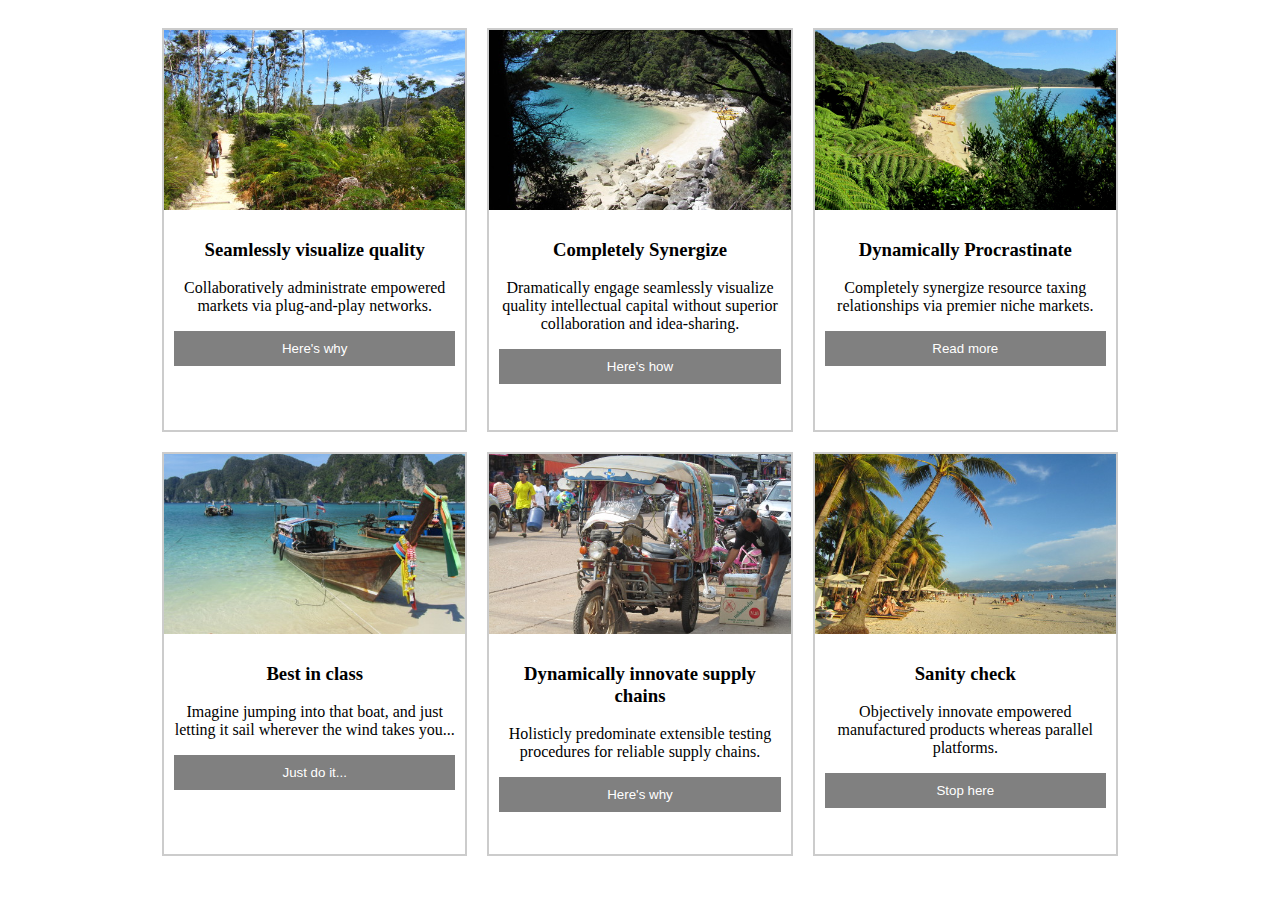
<file: Card Layout/index.html>
<!DOCTYPE html>
<html lang="en">
<head>
    <meta charset="UTF-8">
    <meta name="viewport" content="width=device-width, initial-scale=1.0">
    <title>Example</title>
    <link rel="stylesheet" href="style.css">
</head>
<body>

<main class="cards">
    <article class="card">
        <img src="pic1.jpg" alt="Sample photo">
        <div class="text">
            <h3>Seamlessly visualize quality</h3>
            <p>Collaboratively administrate empowered markets via plug-and-play networks.</p>
            <button>Here's why</button>
        </div>
    </article>
    <article class="card">
        <img src="pic2.jpg" alt="Sample photo">
        <div class="text">
            <h3>Completely Synergize</h3>
            <p>Dramatically engage seamlessly visualize quality intellectual capital without superior collaboration and idea-sharing.</p>
            <button>Here's how</button>
        </div>
    </article>
    <article class="card">
        <img src="pic3.jpg" alt="Sample photo">
        <div class="text">
            <h3>Dynamically Procrastinate</h3>
            <p>Completely synergize resource taxing relationships via premier niche markets.</p>
            <button>Read more</button>
        </div>
    </article>
    <article class="card">
        <img src="pic4.jpg" alt="Sample photo">
        <div class="text">
            <h3>Best in class</h3>
            <p>Imagine jumping into that boat, and just letting it sail wherever the wind takes you...</p>
            <button>Just do it...</button>
        </div>
    </article>
    <article class="card">
        <img src="pic5.jpg" alt="Sample photo">
        <div class="text">
            <h3>Dynamically innovate supply chains</h3>
            <p>Holisticly predominate extensible testing procedures for reliable supply chains.</p>
            <button>Here's why</button>
        </div>
    </article>
    <article class="card">
        <img src="pic6.jpg" alt="Sample photo">
        <div class="text">
            <h3>Sanity check</h3>
            <p>Objectively innovate empowered manufactured products whereas parallel platforms.</p>
            <button>Stop here</button>
        </div>
    </article>
</main>

</body>
</html>
</file>
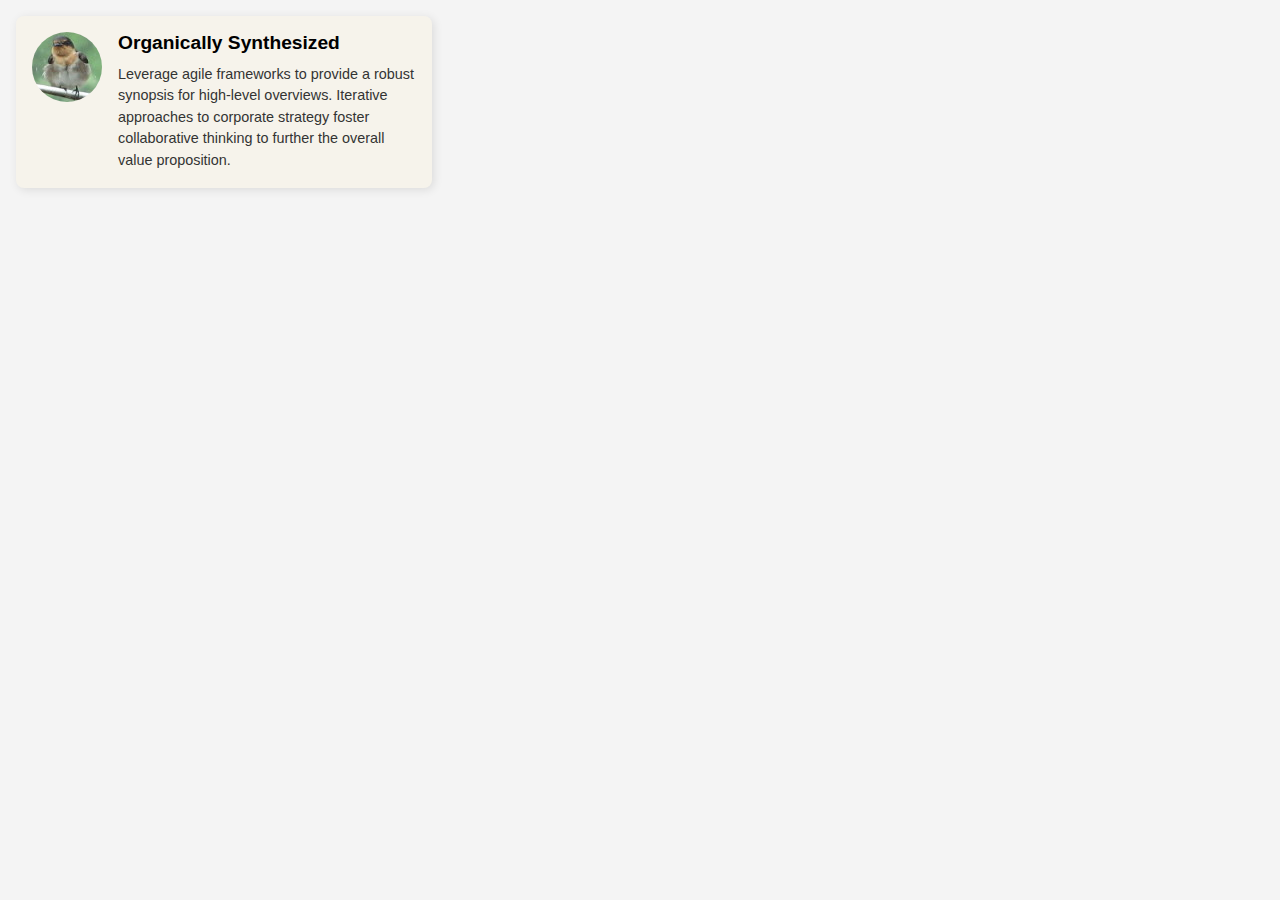
<file: Media Object Layout/index.html>
<!DOCTYPE html>
<html lang="en">
<head>
    <meta charset="UTF-8">
    <meta name="viewport" content="width=device-width, initial-scale=1.0">
    <title>Media Object Example</title>
    <link rel="stylesheet" href="style.css"> <!-- Linking external CSS -->
</head>
<body>

    <div class="media">
        <img class="media-object" src="picture.jpg" alt="Sample photo">
        <div class="media-body">
            <h3 class="media-heading">Organically Synthesized</h3>
            <p>Leverage agile frameworks to provide a robust synopsis for high-level overviews. Iterative approaches to corporate strategy foster collaborative thinking to further the overall value proposition.</p>
        </div>
    </div>

</body>
</html>
</file>
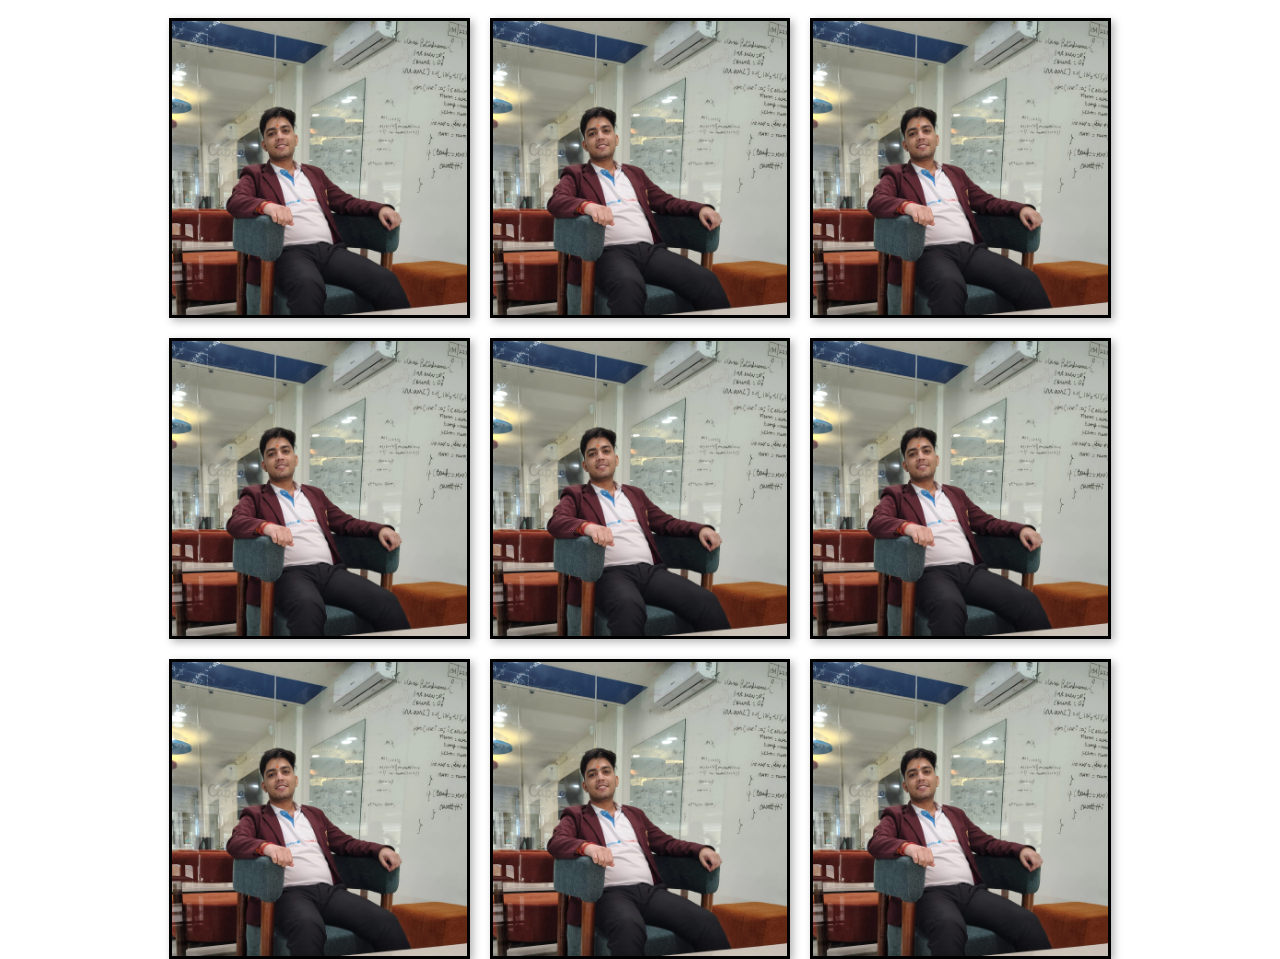
<file: Photo Gallery Layout/index.html>
<!DOCTYPE html>
<html lang="en">
<head>
    <meta charset="UTF-8">
    <meta name="viewport" content="width=device-width, initial-scale=1.0">
    <title>Example</title>
    <link rel="stylesheet" href="style.css">
</head>
<body>
    <main class="cards">
        <img src="photo.jpg" alt="Photo1">
        <img src="photo.jpg" alt="Photo2">
        <img src="photo.jpg" alt="Photo3">
        <img src="photo.jpg" alt="Photo4">
        <img src="photo.jpg" alt="Photo5">
        <img src="photo.jpg"alt="Photo6">
        <img src="photo.jpg"alt="Photo7">
        <img src="photo.jpg" alt="Photo8">
        <img src="photo.jpg" alt="Photo9">
    </main>
</body>
</html>
</file>
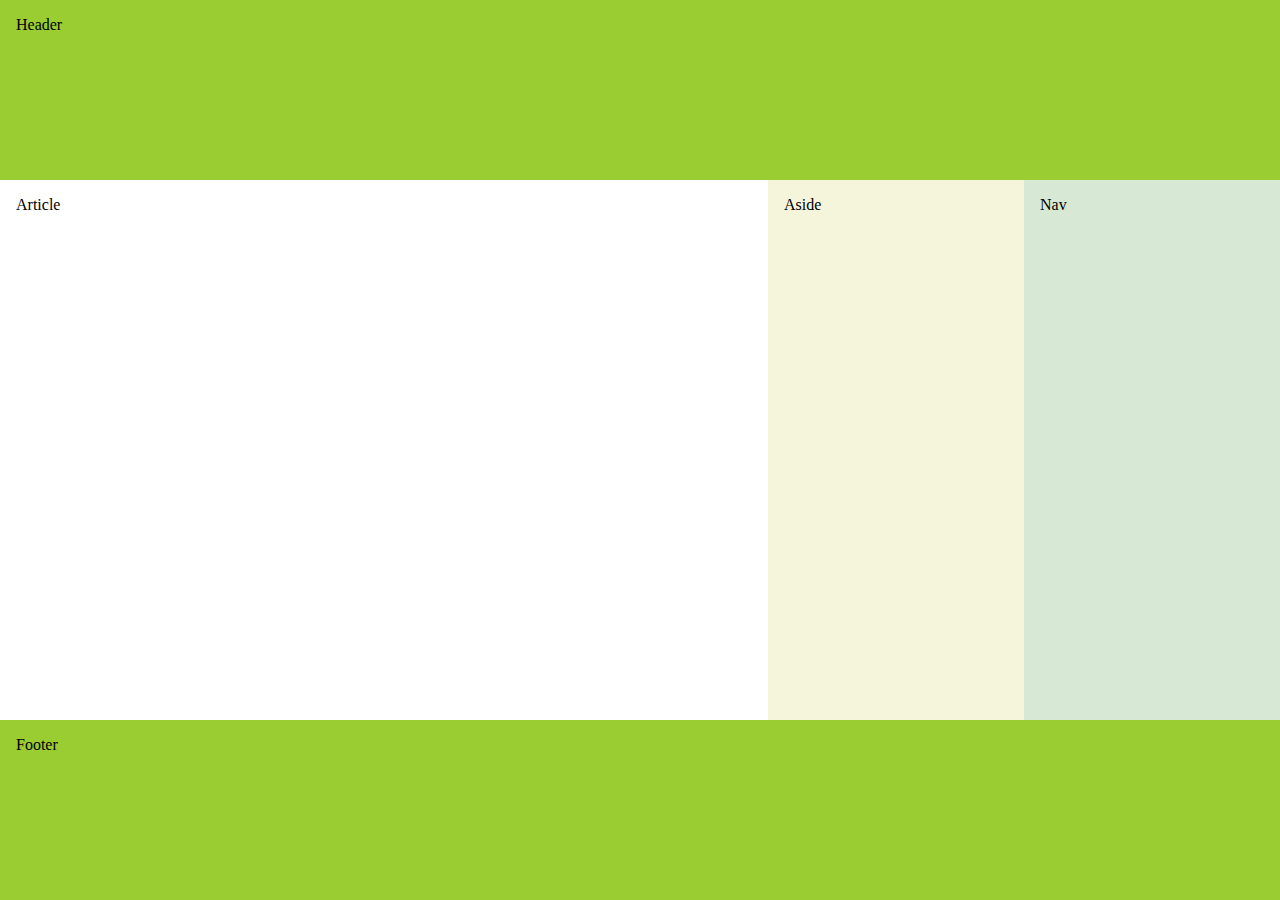
<file: Website_Layout/index.html>
<!DOCTYPE html>
<html lang="en">
<head>
    <meta charset="UTF-8">
    <meta name="viewport" content="width=device-width, initial-scale=1.0">
    <title>Example</title>
    <link rel="stylesheet" href="style.css">
</head>
<body>
    <header>Header</header>
    <div id="main">
        <article>Article</article>
        <nav>Nav</nav>
        <aside>Aside</aside>
    </div>
    <footer>Footer</footer>
</body>
</html>
</file>
<file: Card Layout/style.css>
.cards {
    display: flex;
    flex-wrap: wrap;
    justify-content: center;
    align-items: center;
    max-width: 80vw;
    margin: 0 auto;
    padding: 20px;
    gap: 20px;
}

.card {
    flex: 0 0 calc(33.33% - 40px);
    max-width: 350px;
    height: 400px;
    border: 2px solid #ccc;
    background: white;
    display: flex;
    flex-direction: column;
    align-items: center;
    text-align: center;
}

.card img {
    width: 100%;
    height: 180px;
    object-fit: cover;
}

.card .text {
    padding: 10px;
    flex-grow: 1;}

.card .text > button {
    background: gray;
    border: 0;
    color: white;
    padding: 10px;
    width: 100%;
    cursor: pointer;
}
</file>
<file: Media Object Layout/style.css>
body {
    font-family: Arial, sans-serif;
    background-color: #f4f4f4;
    margin: 0;
    padding: 1em;
}

.media {
    display: flex;
    align-items: flex-start;
    background: #F6F3EB;
    padding: 1em;
    border-radius: 8px;
    max-width: 24em;
    box-shadow: 2px 2px 10px rgba(0, 0, 0, 0.1);
}


.media-object {
    margin-right: 1em;
    max-width: 80px;
    height: auto;
    border-radius: 50%;
}

.media-body {
    flex: 1;
}

.media-heading {
    margin: 0 0 .5em;
    font-size: 1.2em;
    font-weight: bold;
}

p {
    margin: 0;
    line-height: 1.5;
    font-size: 0.9em;
    color: #333;
}

/* Responsive Design */
@media (max-width: 480px) {
    .media {
        flex-direction: column;
        align-items: center;
        text-align: center;
    }

    .media-object {
        margin-bottom: 1em;
        margin-right: 0;
    }
}
</file>
<file: Photo Gallery Layout/style.css>
.cards {
    display: flex;
    flex-wrap: wrap;
    justify-content: center;
    align-items: centre;
    flex-direction: row;
    max-height: 100vh;
}
.cards img {
    margin: 10px;
    border: 3px solid #000;
    box-shadow: 3px 3px 8px 0px rgba(0, 0, 0, 0.3);
    max-width: 23vw;
}
</file>
<file: Website_Layout/style.css>
* {
    box-sizing: border-box;
}
body {
    display: flex;
    min-height: 100vh;
    flex-direction: column;
    margin: 0;
}
#main {
    display: flex;
    flex: 1;
}
#main > article {
    flex: 1;
    order: 1;
}
#main > nav,
#main > aside {
    flex: 0 0 20vw;
}
#main > nav {
    background: #D7E8D4;
    order: 3;
}
#main > aside {
    background: beige;
    order: 2;
}
header, footer {
    background: yellowgreen;
    height: 20vh;
}
header, footer, article, nav, aside {
    padding: 1em;
}
</file>
